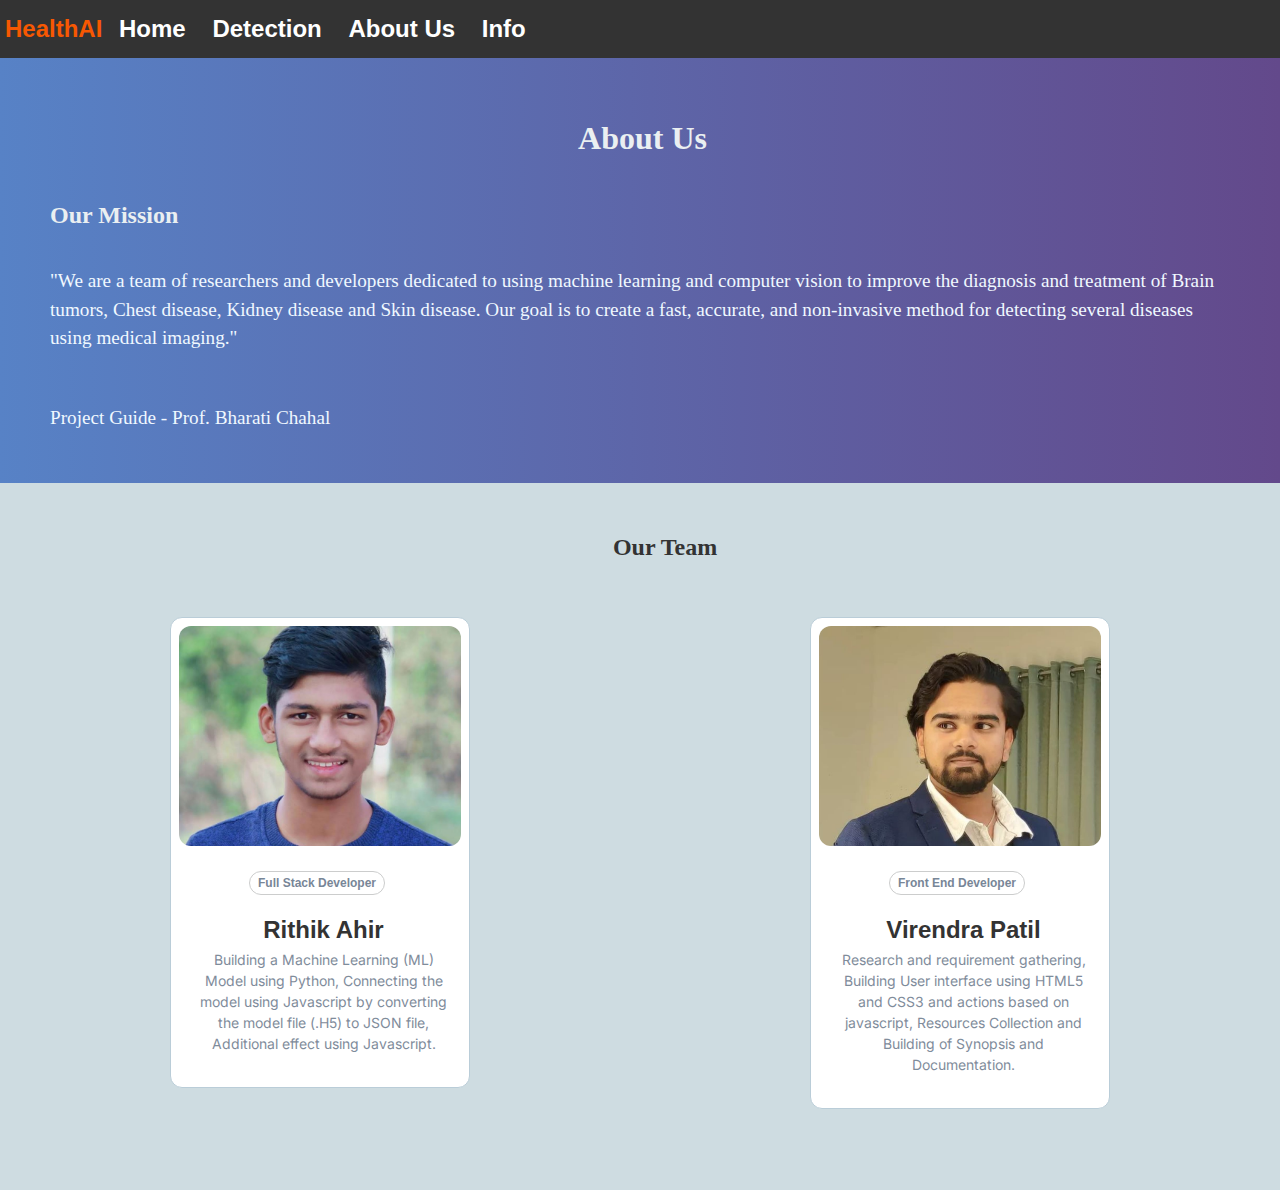
<file: aboutus.html>
<!DOCTYPE html>
<html lang="en">

<head>
  <meta charset="UTF-8">
  <meta http-equiv="X-UA-Compatible" content="IE=edge">
  <meta name="viewport" content="width=device-width, initial-scale=1.0">
  <!-- <link href="https://cdn.jsdelivr.net/npm/bootstrap@5.3.0-alpha3/dist/css/bootstrap.min.css" rel="stylesheet" integrity="sha384-KK94CHFLLe+nY2dmCWGMq91rCGa5gtU4mk92HdvYe+M/SXH301p5ILy+dN9+nJOZ" crossorigin="anonymous"> -->
  <link rel="stylesheet" href="css/aboutus.css">
  <title>About Us</title>
</head>

<body>
  <!-- Navigation Bar -->
  <div>
  <nav>
    <h1>
      <b style="color:#f75802;">HealthAI</b>
      <a href="index.html">Home</a>
      <a href="detection.html">Detection</a>
      <a href="aboutus.html">About Us</a>
      <a href="info.html">Info</a>
    </h1>
  <nav>
  </div>

  <!-- Your About Us Page Content Here -->


  <div class="Upper">
    <h1 class = "main">About Us</h1>
    <h4>Our Mission</h4>
    <p>
      "We are a team of researchers and developers dedicated to using machine learning and computer vision to 
      improve the diagnosis and treatment of Brain tumors, Chest disease, Kidney disease and Skin disease. Our goal is to create a fast, 
      accurate, and non-invasive method for detecting several diseases using medical imaging."
    </p><br><br>
    <p id="Guide"> Project Guide - Prof. Bharati Chahal</p>
  </div>
  <div class ='Team'>
    <H1>Our Team</H1>
  </div>
  <div class="main_div">
      <div id="container">
          <div class="card">
            <img src="images/rithik.jpg" alt="photo">
            <div class="card__details">
              <span class="tag">Full Stack Developer</span>
              <div class="name">Rithik Ahir</div>
              <p>Building a Machine Learning (ML) Model using Python, Connecting the model using Javascript by converting the model file (.H5) to JSON file, Additional effect using Javascript.</p>
            </div>
          </div>
        </div>
        <div id="container">
          <div class="card">
            <img src="images/virendra.jpg" alt="photo">
            <div class="card__details">
              <span class="tag">Front End Developer</span>
              <div class="name">Virendra Patil</div>
              <p>Research and requirement gathering, Building User interface using HTML5 and CSS3 and actions based on javascript, Resources Collection and Building of Synopsis and Documentation.</p>
            </div>
          </div>
        </div>
        
        </div>  
    </div>

  <script src="js/script.js"></script>
</body>

</html>
</file>
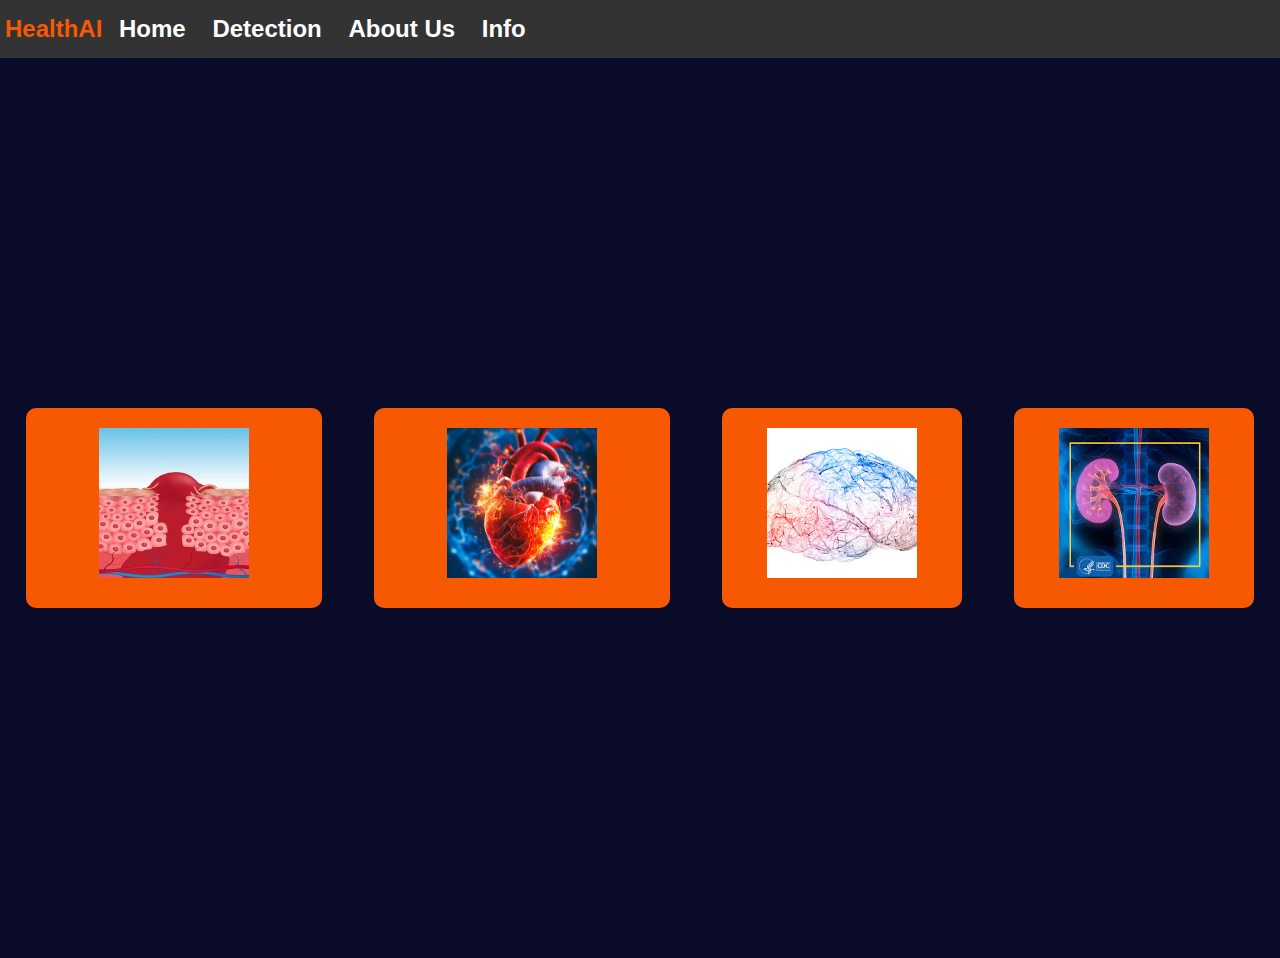
<file: detection.html>
<!DOCTYPE html>
<html lang="en">

<head>
  <meta charset="UTF-8">
  <meta name="viewport" content="width=device-width, initial-scale=1.0">
  <link rel="stylesheet" href="css/style.css">
  <title>Detection</title>
</head>

<body>
  <!-- Navigation Bar -->
  <div>
  <nav>
    <h1>
      <b style="color:#f75802">HealthAI</b>
      <a href="index.html">Home</a></li>
      <a href="detection.html">Detection</a></li>
      <a href="aboutus.html">About Us</a></li>
      <a href="info.html">Info</a></li>
    </h1>
  <nav>
</div>

<div class="DetectionSelection">

  <div class="DiseaseButton two-in-one" id="skinDiseaseBtn" onclick="redirectToPage('skin_disease_detect.html')">
    <img src="images/skin.jpg" alt="Skin Image">
  <div class="DiseaseText">SKIN</div>
</div>
  <div class="DiseaseButton two-in-one" id="chestDiseaseBtn" onclick="redirectToPage('chest_disease_detect.html')">
    <img src="images/heart.jpg" alt="Chest Image">
  <div class="DiseaseText">CHEST</div>
</div>
  <div class="DiseaseButton " id="brainTumorBtn" onclick="redirectToPage('brain_tumour_detect.html')">
    <img src="images/Brain2.jpg" alt="Brain Image">
  <div class="DiseaseText">BRAIN</div>
</div>
  <div class="DiseaseButton " id="kidneyDiseaseBtn" onclick="redirectToPage('kidney_disease_detect.html')">
    <img src="images/kidney.jpeg" alt="Kidney Image">
  <div class="DiseaseText">KIDNEY</div>
</div>
</div>

</div>



  <script>
    // JavaScript function to redirect to a specific page
    function redirectToPage(pageUrl) {
      window.location.href = pageUrl;
    }
  </script>
  <script src="js/script.js"></script>
</body>

</html>
</file>
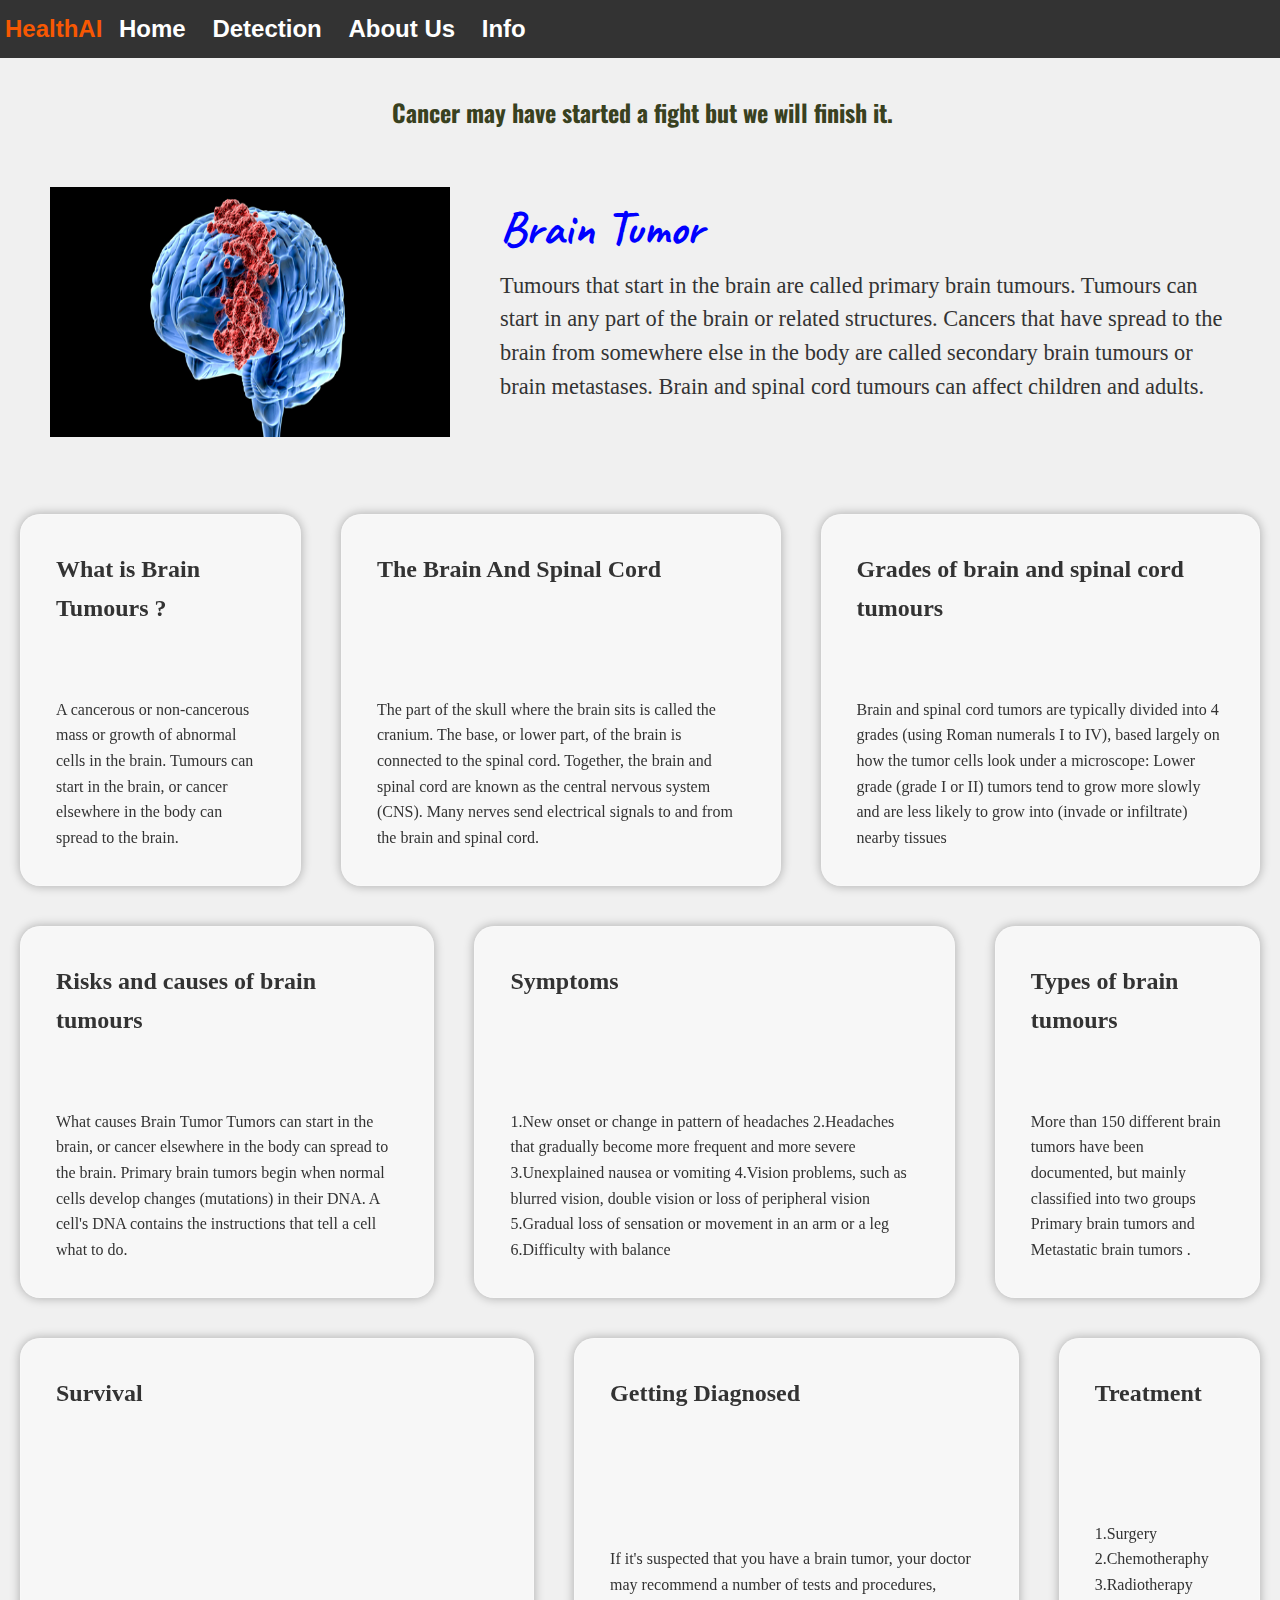
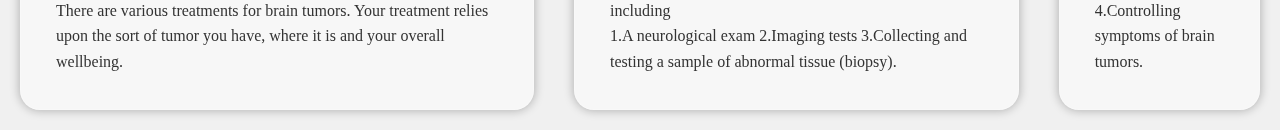
<file: info.html>
<!DOCTYPE html>
<html lang="en">

<head>
  <meta charset="UTF-8">
  <meta http-equiv="X-UA-Compatible" content="IE=edge">
  <meta name="viewport" content="width=device-width, initial-scale=1.0">
  <link rel="stylesheet" href="css/info.css">
  
  <title>Info</title>
</head>

<body>
  <!-- Navigation Bar -->
  <div>
    <nav>
      <h1>
        <b style="color:#f75802;">HealthAI</b>
        <a href="index.html">Home</a></li>
        <a href="detection.html">Detection</a></li>
        <a href="aboutus.html">About Us</a></li>
        <a href="info.html">Info</a></li>
      </h1>
    <nav>
  </div>

  <!-- Your Info Page Content Here -->
<div class="mainBox">
  <div class="h">
    <h1>Cancer may have started a fight but we will finish it.</h1>
  </div>

  <div class="brain_1">
    <div>
        <img src="images/brain_info.jpg" alt="">
    </div>
    <div>
        <h1>Brain Tumor</h1>
        <p>
            Tumours that start in the brain are called primary brain tumours. Tumours can start in any part of the
            brain or related structures. Cancers that have spread to the brain from somewhere else in the body are
            called secondary brain tumours or brain metastases. Brain and spinal cord tumours can affect children and adults. 
        </p>
    </div>
  </div>

  <div class="brain_3">
    <div class="card">
        <h2>
            What is Brain Tumours ?
        </h2>
        <p>
            A cancerous or non-cancerous mass or growth of abnormal cells in the brain.
            Tumours can start in the brain, or cancer elsewhere in the body can spread to the brain.
        </p>
    </div>

    <div class="card">
        <h2>
            The Brain And Spinal Cord
        </h2>
        <p>
            The part of the skull where the brain sits is called the cranium. The base, or lower part, 
            of the brain is connected to the spinal cord. Together, the brain and spinal cord are known as the central nervous system (CNS). 
            Many nerves send electrical signals to and from the brain and spinal cord.
        </p>
    </div>

    <div class="card">
        <h2>
            Grades of brain and spinal cord tumours
        </h2>
        <p>
            Brain and spinal cord tumors are typically divided into 4 grades (using Roman numerals I to IV), 
            based largely on how the tumor cells look under a microscope: Lower grade (grade I or II) 
            tumors tend to grow more slowly and are less likely to grow into (invade or infiltrate) nearby tissues
        </p>
    </div>
</div>

<!-- Second slide -->

<div class="brain_3">
    <div class="card">
        <h2>
            Risks and causes of brain tumours 
        </h2>
        <p>
            What causes Brain Tumor
            Tumors can start in the brain, or cancer elsewhere in the body can spread to the brain.
            Primary brain tumors begin when normal cells develop changes (mutations) in their DNA. 
            A cell's DNA contains the instructions that tell a cell what to do.
        </p>
    </div>

    <div class="card">
        <h2>
            Symptoms
        </h2>
        <p>
            1.New onset or change in pattern of headaches
            2.Headaches that gradually become more frequent and more severe
            3.Unexplained nausea or vomiting
            4.Vision problems, such as blurred vision, double vision or loss of peripheral vision
            5.Gradual loss of sensation or movement in an arm or a leg
            6.Difficulty with balance
        </p>
    </div>

    <div class="card">
        <h2>
            Types of brain tumours
        </h2>
        <p>
            More than 150 different brain tumors have been documented, but mainly classified into two groups
            Primary brain tumors and Metastatic brain tumors .
        </p>
    </div>
</div>

<!-- Third Slide -->

<div class="brain_3">
    <div class="card">
        <h2>
            Survival
        </h2>
        <p>
            There are various treatments for brain tumors. 
            Your treatment relies upon the sort of tumor you have, where it is and your overall wellbeing.
        </p>
    </div>

    <div class="card">
        <h2>
            Getting Diagnosed 
        </h2>
        <p>
            If it's suspected that you have a brain tumor, your doctor may recommend a number of tests and procedures, including<br> 
            1.A neurological exam 2.Imaging tests 3.Collecting and testing a sample of abnormal tissue (biopsy).
        </p>
    </div>

    <div class="card">
        <h2>
            Treatment
        </h2>
        <p>
            1.Surgery<br>
            2.Chemotheraphy<br>
            3.Radiotherapy<br>
            4.Controlling symptoms of brain tumors.
        </p>
    </div>
</div>

</div>

  <script src="js/script.js"></script>
</body>

</html>
</file>
<file: css/aboutus.css>
/* Style for aboutus.html page */
@import url("https://fonts.googleapis.com/css2?family=Raleway:wght@500;600&display=swap");
@import url('https://fonts.googleapis.com/css2?family=Inter:wght@400;700&display=swap');
@import url('https://fonts.googleapis.com/css2?family=Lexend+Deca&display=swap');

body {
  background-color: #eaeff1;
  font-family: "Raleway", sans-serif;
  font-family: Arial, sans-serif;
    line-height: 1.6;
    background-color: #cedce1;
    color: #333;
}

body, h1, h2, h3, p, ul, li {
    margin: 0;
    padding: 0;
  }
  


img {
  width: 100%;
  border-radius: 12px;
  height: 220px;
  object-fit:cover;
}

#container {
  max-width: 300px;
  margin: 0px auto;
  margin-top: 5vh;
  margin-bottom: 5vh;
}

.card {
  background-color: white;
  border: 1px solid #bacdd8;
  padding: 8px;
  border-radius: 12px;
}

.tag {
  padding: 4px 8px;
  border: 1px solid #cccdcd;
  border-radius: 50px;
  font-size: 12px;
  font-weight: 600;
  color: #788697;
  margin-left: 55px;
}

.name {
  font-size: 24px;
  font-weight: 600;
  margin-top: 16px;
  
}

.Upper p{
  font-size: larger;
  color: aliceblue;
  font-family: cursive;
}

.Upper h4{
    font-size: x-large;
}

p {
  font-size: 14px;
  color: #7f8c9b;
  line-height: 150%;
}

.card__details {
  padding: 16px 8px 25px 15px;
}

.card__details p {
  text-align: center;
  font-family: 'Inter', sans-serif;
}

.card__details .name {
  text-align: center;
}

.main_div{
  display: flex;
  flex-direction: row;
  margin-bottom: 4vh ;
}

.main{
  text-align: center;
  font-size:xx-large;
  font-family: cursive;
  
}


.Upper{
  padding: 50px;
  background-image: linear-gradient(to right, rgb(87, 130, 198), rgb(99, 73, 139));
  color: #eaeff1;
}

.Upper h4{
  font-family: cursive;
}

.Team{
  margin-top: 5vh;
  padding-left: 5vh;
  font-family: cursive;
  text-align: center;

}

/* Navigation Bar */
nav {
    background-color: #333;
    color: #fff;
    padding-top: 5px;
    padding-bottom: 0px;
    overflow: hidden;
  }
  
  nav ul {
    list-style: none;
  }
  
  nav li {
    display: inline-block;
    margin-right: 20px;
  }
  
  nav a {
    color: #fff;
    text-decoration: none;
    padding: 5px 10px;
  }
  
  nav a:hover {
    background-color: #555;
  }







  h1 {
    font-size: 24px;
    margin-bottom: 5px;
    margin-top: 5px;
    margin-left: 5px;
  }
</file>
<file: css/info.css>
@import url('https://fonts.googleapis.com/css?family=Lato:400,700,300');
@import url('https://fonts.googleapis.com/css2?family=Caveat:wght@700&display=swap');
@import url('https://fonts.googleapis.com/css2?family=Oswald:wght@600&display=swap');



body {
    font-family: Arial, sans-serif;
    line-height: 1.6;
    background-color: #f0f0f0;
    color: #333;
}

body, h1, h2, h3, p, ul, li {
    margin: 0;
    padding: 0;
}

.h {
    text-align: center;
    font-family: 'Oswald', sans-serif;
    padding: 30px 0px 0px 0px;
    color: rgb(57, 65, 31);
}

.brain_1 {
    padding: 50px;
    display: flex;
    min-width: 0; /* Allow flex items to shrink below their initial content size */
}

.brain_1 img {
    width: 400px;
    height: 250px;
}

.brain_1 p {
    margin-left: 50px;
    max-width: 100%; /* Allow the paragraph to be flexible */
    font-family: cursive;
    font-size: 1.4rem;
    line-height: 1.5;
}

.brain_1 h1 {
    margin-left: 50px;
    max-width: 100%; /* Allow the heading to be flexible */
    font-family: "Caveat", cursive;
    font-size: 3em;
    line-height: 1.5;
    color: blue;
}

.card {
    font-family: cursive;
    margin: 20px;
    max-width: 100%; /* Allow the card to be flexible */
    min-height: 200px;
    display: flex;
    flex-direction: column;
    justify-content: space-between;
    height: 300px;
    padding: 35px;
    border: 1px solid rgba(255, 255, 255, .25);
    border-radius: 20px;
    background-color: rgba(255, 255, 255, 0.45);
    box-shadow: 0 0 10px 1px rgba(0, 0, 0, 0.25);
    backdrop-filter: blur(15px);
    min-width: 0; 
}

.brain_3 {
    display: flex;
    min-width: 0; /* Allow flex items to shrink below their initial content size */
}






nav {
    background-color: #333;
    color: #fff;
    padding-top: 5px;
    padding-bottom: 0px;
    overflow: hidden;
  }
  
  nav ul {
    list-style: none;
  }
  
  nav li {
    display: inline-block;
    margin-right: 20px;
  }
  
  nav a {
    color: #fff;
    text-decoration: none;
    padding: 5px 10px;
  }
  
  nav a:hover {
    background-color: #555;
  }



  h1 {
    font-size: 24px;
    margin-bottom: 5px;
    margin-top: 5px;
    margin-left: 5px;
  }
</file>
<file: css/style.css>
/* Reset default styles to ensure consistent styling across browsers */
body, h1, h2, h3, p, ul, li {
    margin: 0;
    padding: 0;
  }
  
  body {
    font-family: Arial, sans-serif;
    line-height: 1.6;
    background-color: #f0f0f0;
    color: #333;
    
  }
  
  /* Navigation Bar */
  nav {
    background-color: #333;
    color: #fff;
    padding-top: 5px;
    padding-bottom: 0px;
    overflow: hidden;
  }
  
  nav ul {
    list-style: none;
  }
  
  nav li {
    display: inline-block;
    margin-right: 20px;
  }
  
  nav a {
    color: #fff;
    text-decoration: none;
    padding: 5px 10px;
  }
  
  nav a:hover {
    background-color: #555;
  }

  /* Main Content Container */
  .container {
    max-width: 960px;
    margin: 0 auto;
    padding: 20px;
  }
  
  /* Home Page Styles */
  h1 {
    font-size: 32px;
    margin-bottom: 20px;
    color: white;
    
  }

  
  p {
    font-size: 16px;
    margin-bottom: 10px;
    color: white;
  }
  
  /* Detection Page Styles */
  button {
    background-color: #007bff;
    color: #fff;
    border: none;
    padding: 10px 20px;
    margin-right: 10px;
    cursor: pointer;
  }
  
  button:hover {
    background-color: #0056b3;
  }
  
  #resultSection {
    margin-top: 20px;
  }
  
  /* About Us Page Styles */
  h1 {
    font-size: 24px;
    margin-bottom: 5px;
    margin-top: 5px;
    margin-left: 5px;
  }
  
  .video-container {
    position: fixed;
    top: 0;
    left: 0;
    width: 100%;
    height: 100%;
    overflow: hidden;
  }

  .video-container video {
    width: 100%;
    height: 100%;
    object-fit: cover;
  }

  #video-background {
    position: absolute;
    top: 50%;
    left: 50%;
    transform: translate(-50%, -50%);
    min-width: 100%;
    min-height: 100%;
    width: 50px;
    height: 50px;
    z-index: -1; /* Set the video behind other content */
  }

  /* Style the content on top of the video background */
  .content {
    position: relative;
    z-index: 1; /* Set the content above the video */
    text-align: center;
    padding: 40px;
    color: #fff;
  }


  
/*****************************  spinner css   **************************/

/* Spinner Container */
.spinner-container {
  display: none; /* Hide by default */
  position: fixed;
  top: 50%;
  left: 50%;
  transform: translate(-50%, -50%);
  z-index: 1000; /* Ensure the spinner is on top of other content */
}

/* Spinner Animation */
@keyframes spin {
  0% { transform: rotate(0deg); }
  100% { transform: rotate(360deg); }
}

.spinner {
  width: 50px;
  height: 50px;
  border: 10px solid rgba(0, 0, 0, 0.1);
  border-top: 10px solid #007bff; /* Change to your desired spinner color */
  border-radius: 50%;
  animation: spin 1s linear infinite; /* Adjust animation duration as needed */
  position: relative;
  margin: 0 auto;
}

/* .spinner:before,
.spinner:after {
  content: "";
  position: absolute;
  border-radius: 50%;
} */

/* .spinner:before {
  top: 5px;
  left: 5px;
  right: 5px;
  bottom: 5px;
  border: 6px solid rgba(0, 0, 0, 0.1);
} */

/* .spinner:after {
  top: 15px;
  left: 15px;
  right: 15px;
  bottom: 15px;
  border: 6px solid transparent;
  border-top: 6px solid #007bff; /* Change to your desired spinner color */
  /* animation: spin 0.5s linear infinite; /* Adjust animation duration as needed */


/* Spinner Text (Optional) */
.spinner-text {
  margin-top: 10px;
  text-align: center;
  color: #555;
  font-size: 20px;
}
/* ***************************** Making slide show effect **************************

/* Add this CSS code to your existing styles */
/* Slideshow container */
/* .slideshow-container {
  position: relative;
  max-width: 70%;
  height: auto; */
  /* margin-top: 10px; */
/* } */

/* Hide images by default */
/* .mySlides {
  display: none;
} */

/* Position the navigation dots */
.dot {
  height: 15px;
  width: 15px;
  margin: 0 2px;
  background-color: #bbb;
  border-radius: 50%;
  display: inline-block;
  transition: background-color 0.6s ease;
}

/* Change the color of the active dot */
/* .active {
  background-color: #717171;
} */

/* .banner::after {
content: "";
display: block;
width: 100%;
height: 100%;
background-color: cadetblue;
position :absolute;
top: 0;
left: 0;
opacity: .7;
z-index: 0;
}
 

.banner > *{
  z-index: 10;
  position: relative;
} */

/* Description on the home page */

.banner {
  position: relative;
  width: 25%;
  height: 70%;
  margin: auto;
  margin-top: 7rem ;
  margin-left: 57rem;
  text-align: center;

}

.banner p{
  margin-top: 2rem;
  font-size: 18;
  font-family: cursive;
  line-height: 24px;
}

.banner h1{
  font-size: 30px;
}


/* Home page Detect button */

.detectbtn {
  display: inline-block;
  padding: 12px 22px;
  background-color: #333;
  color: white;
  text-decoration: none;
  border-radius: 30px;
  font-size: 17px;
  font-weight:bold;
}

.detectbtn:hover {
  background-color: #0056b3;
}


body, html {
  margin: 0;
  padding: 0;
  height: 100%;
}

/* div.DetectionSelection {
  min-height: 100%;
  display: flex;
  flex-direction:column;
  justify-content: center;
  align-items: center;
  background-color: #0a0b29; /* Set the background color as needed 
} */



/* Description box of info.html and aboutus.html   */

.description-box p,
.description-box h1{
  color: black;
}    





/* Style for detection.html page */




.DiseaseButton {
  position: relative;
  overflow: hidden;
}



.DetectionSelection {
  display: flex;
  flex-wrap: wrap;
  justify-content: space-around;
  align-items: center;
  height: 100vh; /* Viewport height */
  background-color: #0a0b29;
}

.DiseaseButton {
  display: flex;
  flex-direction: column;
  align-items: center;
  text-align: center;
  padding: 20px;
  background-color: #f75802;
  color: #fff;
  border: none;
  border-radius: 10px;
  cursor: pointer;
  transition: background-color 0.3s;
  margin: 10px;
  width: 200px;
}

.DiseaseButton img {
  width: 150px;
  height: 150px;
  margin-bottom: 10px;
  object-fit: cover;
}

.DiseaseText {
  display: none;
  font-family: cursive;
}

.DiseaseButton:hover {
  background-color: #d64902;
}

.DiseaseButton:hover .DiseaseText {
  display: block;
}

/* Two buttons in one line */
.DiseaseButton.two-in-one {
  width: calc(50% - 30%); /* Adjust the width as needed */
}

/* Media query for responsiveness */
@media (max-width: 768px) {
  .DiseaseButton {
      width: calc(100% - 20px); /* Full width for smaller screens */
  }
}

.DiseaseButton:hover {
  background-color: #d64902;
  width: 240px;
  height: 180px;
}

.DiseaseButton:hover .DiseaseText {
  opacity: 1;
}

.DiseaseButton:hover img {
  opacity: 0;
  transition: opacity 0.3s;
}

.DiseaseButton:hover img,
.DiseaseButton:hover .DiseaseText {
  display: none;
}

.DiseaseButton:hover .DiseaseText {
  display: block;
}


.DiseaseText{
  text-align: center;
  font-size: 25px;
  font-weight: bold;
  padding-top: 70px;
}




/* Style for kidney_disease_detect.html page */
</file>
